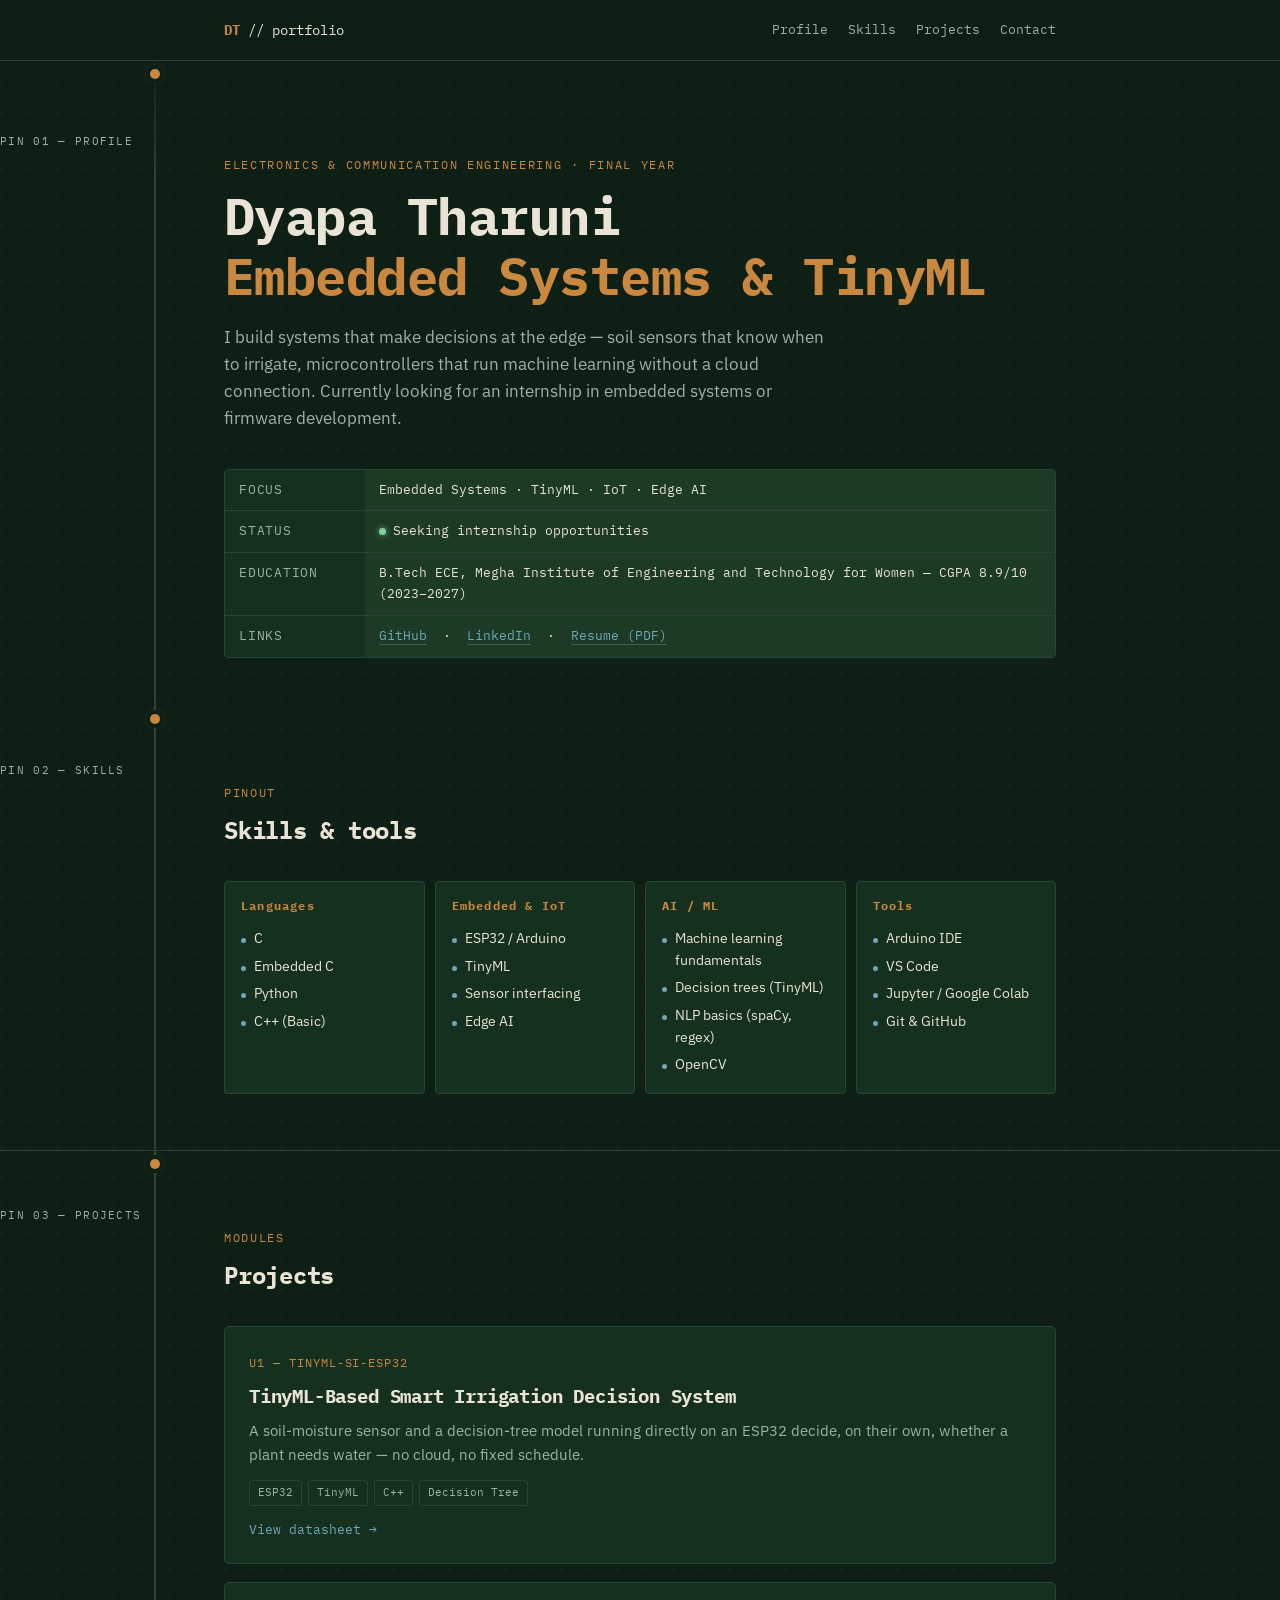
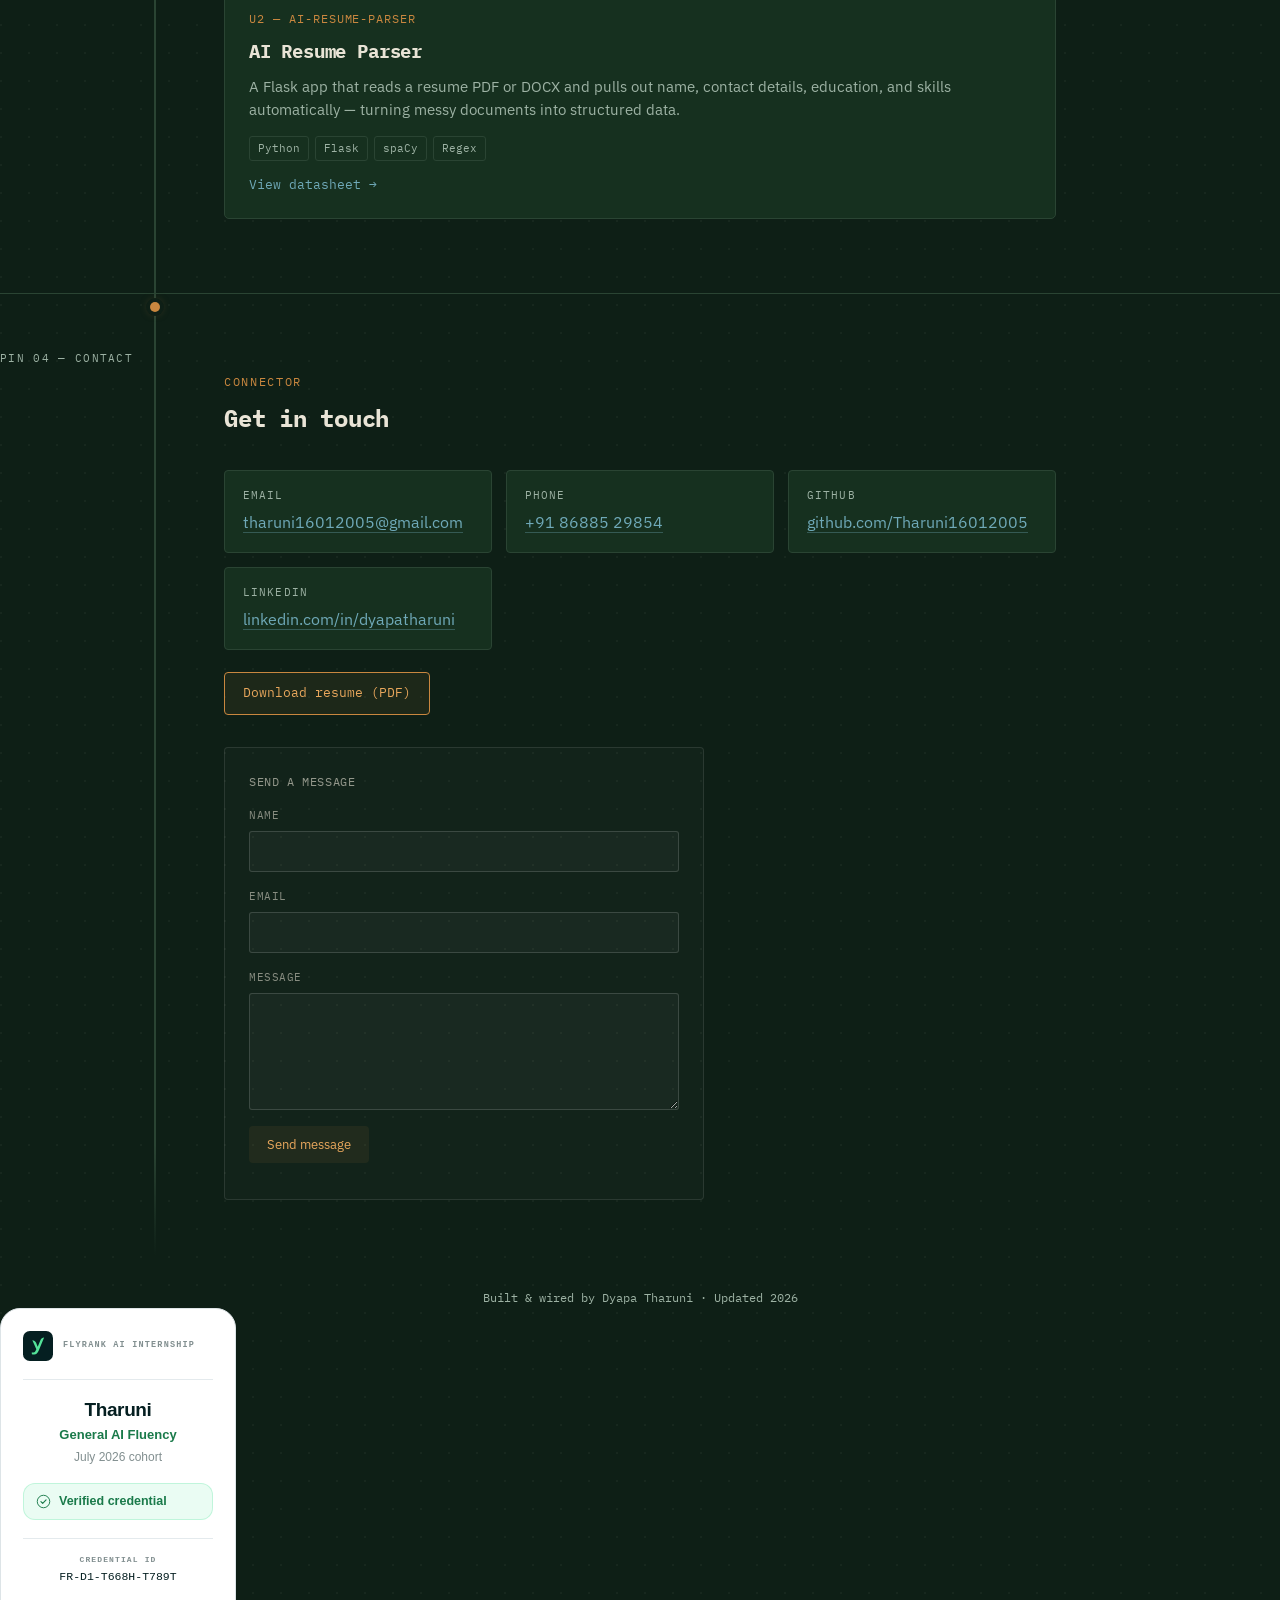
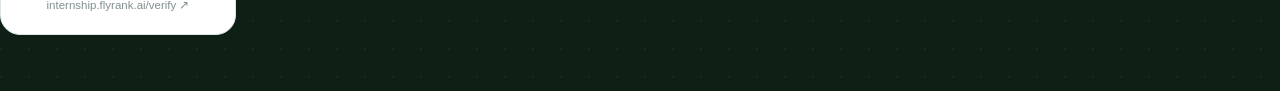
<file: index.html>
<!DOCTYPE html>
<html lang="en">
<head>
<meta property="og:title" content="Dyapa Tharuni — Embedded Systems & TinyML"> 
<meta property="og:description" content="Portfolio of Dyapa Tharuni, ECE student building embedded systems, TinyML, and IoT projects."> 
<meta property="og:image" content="https://tharuni16012005.github.io/og-image.png"> 
<meta property="og:url" content="https://tharuni16012005.github.io/">
<meta charset="UTF-8">
<meta name="viewport" content="width=device-width, initial-scale=1.0">
<title>Dyapa Tharuni — Embedded Systems & TinyML</title>
<meta name="description" content="Portfolio of Dyapa Tharuni, ECE student building embedded systems, TinyML, and IoT projects.">
<link rel="preconnect" href="https://fonts.googleapis.com">
<link rel="preconnect" href="https://fonts.gstatic.com" crossorigin>
<link href="https://fonts.googleapis.com/css2?family=IBM+Plex+Mono:wght@400;500;600&family=IBM+Plex+Sans:wght@400;500;600&display=swap" rel="stylesheet">
<link rel="stylesheet" href="css/style.css">
<link rel="icon" type="image/svg+xml" href="/logo.svg"> 
</head>
<body>
  <script>
  const contactForm = document.getElementById("contact-form");
  ...
});
</script>

<script type='module' src='https://static.cloudflareinsights.com/beacon.min.js' data-cf-beacon='{"token": "6189657ae3754360a5d1371adfa41eb2"}'></script>

</body>
</html>

<nav class="site-nav">
  <div class="wrap">
    <a href="#top" class="nav-mark"><strong>DT</strong> // portfolio</a>
    <div class="nav-links">
      <a href="#profile">Profile</a>
      <a href="#skills">Skills</a>
      <a href="#projects">Projects</a>
      <a href="#contact">Contact</a>
    </div>
  </div>
</nav>

<div class="board" id="top">
  <div class="trace-rail" aria-hidden="true"></div>

  <header class="hero pin" id="profile" data-pin="PIN 01 — PROFILE">
    <div class="wrap">
      <span class="pin-marker" aria-hidden="true"></span>
      <span class="eyebrow">Electronics &amp; Communication Engineering · Final Year</span>
      <h1>Dyapa Tharuni<br><span class="role">Embedded Systems &amp; TinyML</span></h1>
      <p class="lede">
        I build systems that make decisions at the edge — soil sensors that
        know when to irrigate, microcontrollers that run machine learning
        without a cloud connection. Currently looking for an internship in
        embedded systems or firmware development.
      </p>

      <div class="spec-table">
        <div class="spec-row">
          <div class="k">FOCUS</div>
          <div class="v">Embedded Systems · TinyML · IoT · Edge AI</div>
        </div>
        <div class="spec-row">
          <div class="k">STATUS</div>
          <div class="v"><span class="status-dot" aria-hidden="true"></span>Seeking internship opportunities</div>
        </div>
        <div class="spec-row">
          <div class="k">EDUCATION</div>
          <div class="v">B.Tech ECE, Megha Institute of Engineering and Technology for Women — CGPA 8.9/10 (2023–2027)</div>
        </div>
        <div class="spec-row">
          <div class="k">LINKS</div>
          <div class="v">
            <a href="https://github.com/Tharuni16012005" target="_blank" rel="noopener">GitHub</a>
            &nbsp;·&nbsp;
            <a href="https://www.linkedin.com/in/dyapatharuni/" target="_blank" rel="noopener">LinkedIn</a>
            &nbsp;·&nbsp;
            <a href="assets/resume/Dyapa_Tharuni_Resume.pdf" target="_blank" rel="noopener">Resume (PDF)</a>
          </div>
        </div>
      </div>
    </div>
  </header>

  <section class="pin" id="skills" data-pin="PIN 02 — SKILLS">
    <div class="wrap">
      <span class="pin-marker" aria-hidden="true"></span>
      <div class="section-head">
        <span class="eyebrow">Pinout</span>
        <h2>Skills &amp; tools</h2>
      </div>
      <div class="pinout">
        <div class="pinout-group">
          <h3>Languages</h3>
          <ul>
            <li>C</li>
            <li>Embedded C</li>
            <li>Python</li>
            <li>C++ (Basic)</li>
          </ul>
        </div>
        <div class="pinout-group">
          <h3>Embedded &amp; IoT</h3>
          <ul>
            <li>ESP32 / Arduino</li>
            <li>TinyML</li>
            <li>Sensor interfacing</li>
            <li>Edge AI</li>
          </ul>
        </div>
        <div class="pinout-group">
          <h3>AI / ML</h3>
          <ul>
            <li>Machine learning fundamentals</li>
            <li>Decision trees (TinyML)</li>
            <li>NLP basics (spaCy, regex)</li>
            <li>OpenCV</li>
          </ul>
        </div>
        <div class="pinout-group">
          <h3>Tools</h3>
          <ul>
            <li>Arduino IDE</li>
            <li>VS Code</li>
            <li>Jupyter / Google Colab</li>
            <li>Git &amp; GitHub</li>
          </ul>
        </div>
      </div>
    </div>
  </section>

  <section class="pin" id="projects" data-pin="PIN 03 — PROJECTS">
    <div class="wrap">
      <span class="pin-marker" aria-hidden="true"></span>
      <div class="section-head">
        <span class="eyebrow">Modules</span>
        <h2>Projects</h2>
      </div>

      <a class="project-card" href="projects/tinyml-irrigation.html">
        <span class="chip-label">U1 — TINYML-SI-ESP32</span>
        <h3>TinyML-Based Smart Irrigation Decision System</h3>
        <p>
          A soil-moisture sensor and a decision-tree model running directly
          on an ESP32 decide, on their own, whether a plant needs water —
          no cloud, no fixed schedule.
        </p>
        <div class="tag-row">
          <span class="tag">ESP32</span>
          <span class="tag">TinyML</span>
          <span class="tag">C++</span>
          <span class="tag">Decision Tree</span>
        </div>
        <div class="view-more">View datasheet →</div>
      </a>

      <a class="project-card" href="projects/resume-parser.html">
        <span class="chip-label">U2 — AI-RESUME-PARSER</span>
        <h3>AI Resume Parser</h3>
        <p>
          A Flask app that reads a resume PDF or DOCX and pulls out name,
          contact details, education, and skills automatically — turning
          messy documents into structured data.
        </p>
        <div class="tag-row">
          <span class="tag">Python</span>
          <span class="tag">Flask</span>
          <span class="tag">spaCy</span>
          <span class="tag">Regex</span>
        </div>
        <div class="view-more">View datasheet →</div>
      </a>
    </div>
  </section>

  <section class="pin" id="contact" data-pin="PIN 04 — CONTACT">
    <div class="wrap">
      <span class="pin-marker" aria-hidden="true"></span>
      <div class="section-head">
        <span class="eyebrow">Connector</span>
        <h2>Get in touch</h2>
      </div>
      <div class="contact-grid">
        <div class="contact-item">
          <span class="k">EMAIL</span>
          <a href="mailto:tharuni16012005@gmail.com">tharuni16012005@gmail.com</a>
        </div>
        <div class="contact-item">
          <span class="k">PHONE</span>
          <a href="tel:+918688529854">+91 86885 29854</a>
        </div>
        <div class="contact-item">
          <span class="k">GITHUB</span>
          <a href="https://github.com/Tharuni16012005" target="_blank" rel="noopener">github.com/Tharuni16012005</a>
        </div>
        <div class="contact-item">
          <span class="k">LINKEDIN</span>
          <a href="https://www.linkedin.com/in/dyapatharuni/" target="_blank" rel="noopener">linkedin.com/in/dyapatharuni</a>
        </div>
      </div>

      <p style="margin-top:22px;">
        <a class="btn" href="assets/resume/Dyapa_Tharuni_Resume.pdf" target="_blank" rel="noopener">Download resume (PDF)</a>
      </p>

      <!-- Working contact form -->
      <div class="contact-form-block">
        <span class="k">SEND A MESSAGE</span>
        <form id="contact-form" action="https://formspree.io/f/moeayyqz" method="POST">
          <div class="form-field">
            <label for="name">NAME</label>
            <input type="text" id="name" name="name" required>
          </div>
          <div class="form-field">
            <label for="email">EMAIL</label>
            <input type="email" id="email" name="email" required>
          </div>
          <div class="form-field">
            <label for="message">MESSAGE</label>
            <textarea id="message" name="message" rows="5" required></textarea>
          </div>
          <button type="submit" class="btn">Send message</button>
          <p id="form-status"></p>
        </form>
      </div>
    </div>
  </section>
</div>

<footer class="site-footer">
  Built &amp; wired by Dyapa Tharuni · Updated 2026
  <a href="https://internship.flyrank.ai/verify?id=FR-D1-T668H-T789T&amp;first_name=Tharuni" target="_blank" rel="noopener noreferrer"
   aria-label="Verify this FlyRank AI Internship credential FR-D1-T668H-T789T"
   style="box-sizing:border-box;margin:0;padding:0;border:0;background:none;text-decoration:none;font-family:-apple-system,BlinkMacSystemFont,'Segoe UI',Roboto,Helvetica,Arial,sans-serif;font-style:normal;line-height:1.25;text-transform:none;float:none;-webkit-font-smoothing:antialiased;display:flex;flex-direction:column;width:236px;padding:22px;background:#FFFFFF;border:1px solid #DDE4E7;border-radius:20px;box-shadow:0 1px 2px rgba(5,31,33,0.05)">
  <span style="margin:0;padding:0;border:0;background:none;color:inherit;font-weight:400;font-style:normal;letter-spacing:normal;text-transform:none;text-decoration:none;white-space:normal;float:none;display:flex;align-items:center;gap:10px">
    <svg width="30" height="30" viewBox="0 0 96 96" fill="none" xmlns="http://www.w3.org/2000/svg" aria-hidden="true" focusable="false" style="display:block;flex:none;opacity:1;transform:none;max-width:none"><rect width="96" height="96" rx="22" fill="#051F21" /><path d="M28.2354 74.2202V67.9039C29.6419 68.4369 31.3724 68.7055 33.4311 68.7055C35.3235 68.7055 36.8153 68.2396 37.8979 67.3079C38.9805 66.3762 39.9566 64.8695 40.8218 62.792L42.6887 58.3139L29.8976 29.2879C35.0038 29.2879 39.6028 32.3307 41.5294 36.9893L47.0746 50.3985L56.0126 28.6038C57.9221 23.9452 62.5168 20.894 67.6187 20.894L50.0795 63.5936C48.4556 67.5933 46.5205 70.5102 44.2743 72.3484C42.0281 74.1867 39.1169 75.1058 35.5451 75.1058C32.6212 75.1058 30.1875 74.812 28.2354 74.2244V74.2202Z" fill="#54E399" /></svg>
    <span style="margin:0;padding:0;border:0;background:none;color:inherit;font-weight:400;font-style:normal;letter-spacing:normal;text-transform:none;text-decoration:none;white-space:normal;float:none;font-family:ui-monospace,SFMono-Regular,Menlo,Consolas,monospace;font-size:8.5px;font-weight:700;letter-spacing:0.14em;text-transform:uppercase;color:rgba(5,31,33,0.5);line-height:1.4">FlyRank AI Internship</span>
  </span>
  <span style="margin:0;padding:0;border:0;background:none;color:inherit;font-weight:400;font-style:normal;letter-spacing:normal;text-transform:none;text-decoration:none;white-space:normal;float:none;display:block;height:1px;background:#E4EAED;margin:18px 0"></span>
  <span style="margin:0;padding:0;border:0;background:none;color:inherit;font-weight:400;font-style:normal;letter-spacing:normal;text-transform:none;text-decoration:none;white-space:normal;float:none;display:flex;flex-direction:column;gap:6px">
    <span style="margin:0;padding:0;border:0;background:none;color:inherit;font-weight:400;font-style:normal;letter-spacing:normal;text-transform:none;text-decoration:none;white-space:normal;float:none;font-size:19px;font-weight:600;color:#051F21;letter-spacing:-0.02em;line-height:1.25">Tharuni</span>
    <span style="margin:0;padding:0;border:0;background:none;color:inherit;font-weight:400;font-style:normal;letter-spacing:normal;text-transform:none;text-decoration:none;white-space:normal;float:none;font-size:13px;font-weight:600;color:#1A7A4A">General AI Fluency</span>
    <span style="margin:0;padding:0;border:0;background:none;color:inherit;font-weight:400;font-style:normal;letter-spacing:normal;text-transform:none;text-decoration:none;white-space:normal;float:none;font-size:12px;color:rgba(5,31,33,0.5)">July 2026 cohort</span>
  </span>
  <span style="margin:0;padding:0;border:0;background:none;color:inherit;font-weight:400;font-style:normal;letter-spacing:normal;text-transform:none;text-decoration:none;white-space:normal;float:none;display:flex;align-items:center;gap:8px;margin-top:18px;padding:10px 12px;background:rgba(84,227,153,0.12);border:1px solid rgba(84,227,153,0.28);border-radius:12px">
    <svg width="15" height="15" viewBox="0 0 24 24" fill="none" xmlns="http://www.w3.org/2000/svg" aria-hidden="true" focusable="false" style="display:block;flex:none;opacity:1;transform:none;max-width:none"><circle cx="12" cy="12" r="10" stroke="#1A7A4A" stroke-width="1.5" /><path d="M7.9 12.3l2.8 2.8 5.4-5.8" stroke="#1A7A4A" stroke-width="1.8" stroke-linecap="round" stroke-linejoin="round" /></svg>
    <span style="margin:0;padding:0;border:0;background:none;color:inherit;font-weight:400;font-style:normal;letter-spacing:normal;text-transform:none;text-decoration:none;white-space:normal;float:none;font-size:12.5px;font-weight:600;color:#1A7A4A">Verified credential</span>
  </span>
  <span style="margin:0;padding:0;border:0;background:none;color:inherit;font-weight:400;font-style:normal;letter-spacing:normal;text-transform:none;text-decoration:none;white-space:normal;float:none;display:flex;flex-direction:column;gap:5px;margin-top:18px;padding-top:16px;border-top:1px solid #E4EAED">
    <span style="margin:0;padding:0;border:0;background:none;color:inherit;font-weight:400;font-style:normal;letter-spacing:normal;text-transform:none;text-decoration:none;white-space:normal;float:none;font-family:ui-monospace,SFMono-Regular,Menlo,Consolas,monospace;font-size:8px;font-weight:700;letter-spacing:0.14em;text-transform:uppercase;color:rgba(5,31,33,0.5)">Credential ID</span>
    <span style="margin:0;padding:0;border:0;background:none;color:inherit;font-weight:400;font-style:normal;letter-spacing:normal;text-transform:none;text-decoration:none;white-space:normal;float:none;font-family:ui-monospace,SFMono-Regular,Menlo,Consolas,monospace;font-size:11.5px;color:#051F21">FR-D1-T668H-T789T</span>
    <span style="margin:0;padding:0;border:0;background:none;color:inherit;font-weight:400;font-style:normal;letter-spacing:normal;text-transform:none;text-decoration:none;white-space:normal;float:none;font-size:11.5px;color:rgba(5,31,33,0.5);margin-top:8px">internship.flyrank.ai/verify ↗</span>
  </span>
</a>
</footer>

<script>
  const contactForm = document.getElementById("contact-form");
  const formStatus = document.getElementById("form-status");

  contactForm.addEventListener("submit", async function (e) {
    e.preventDefault();
    const data = new FormData(contactForm);
    formStatus.textContent = "Sending...";
    formStatus.className = "";

    try {
      const response = await fetch(contactForm.action, {
        method: "POST",
        body: data,
        headers: { Accept: "application/json" }
      });
      if (response.ok) {
        formStatus.textContent = "Message sent — thanks, I'll get back to you soon.";
        formStatus.className = "status-ok";
        contactForm.reset();
      } else {
        formStatus.textContent = "Something went wrong. Please try again or email me directly.";
        formStatus.className = "status-err";
      }
    } catch (error) {
      formStatus.textContent = "Network error. Please try again.";
      formStatus.className = "status-err";
    }
  });
</script>

</body>
</html>
</file>
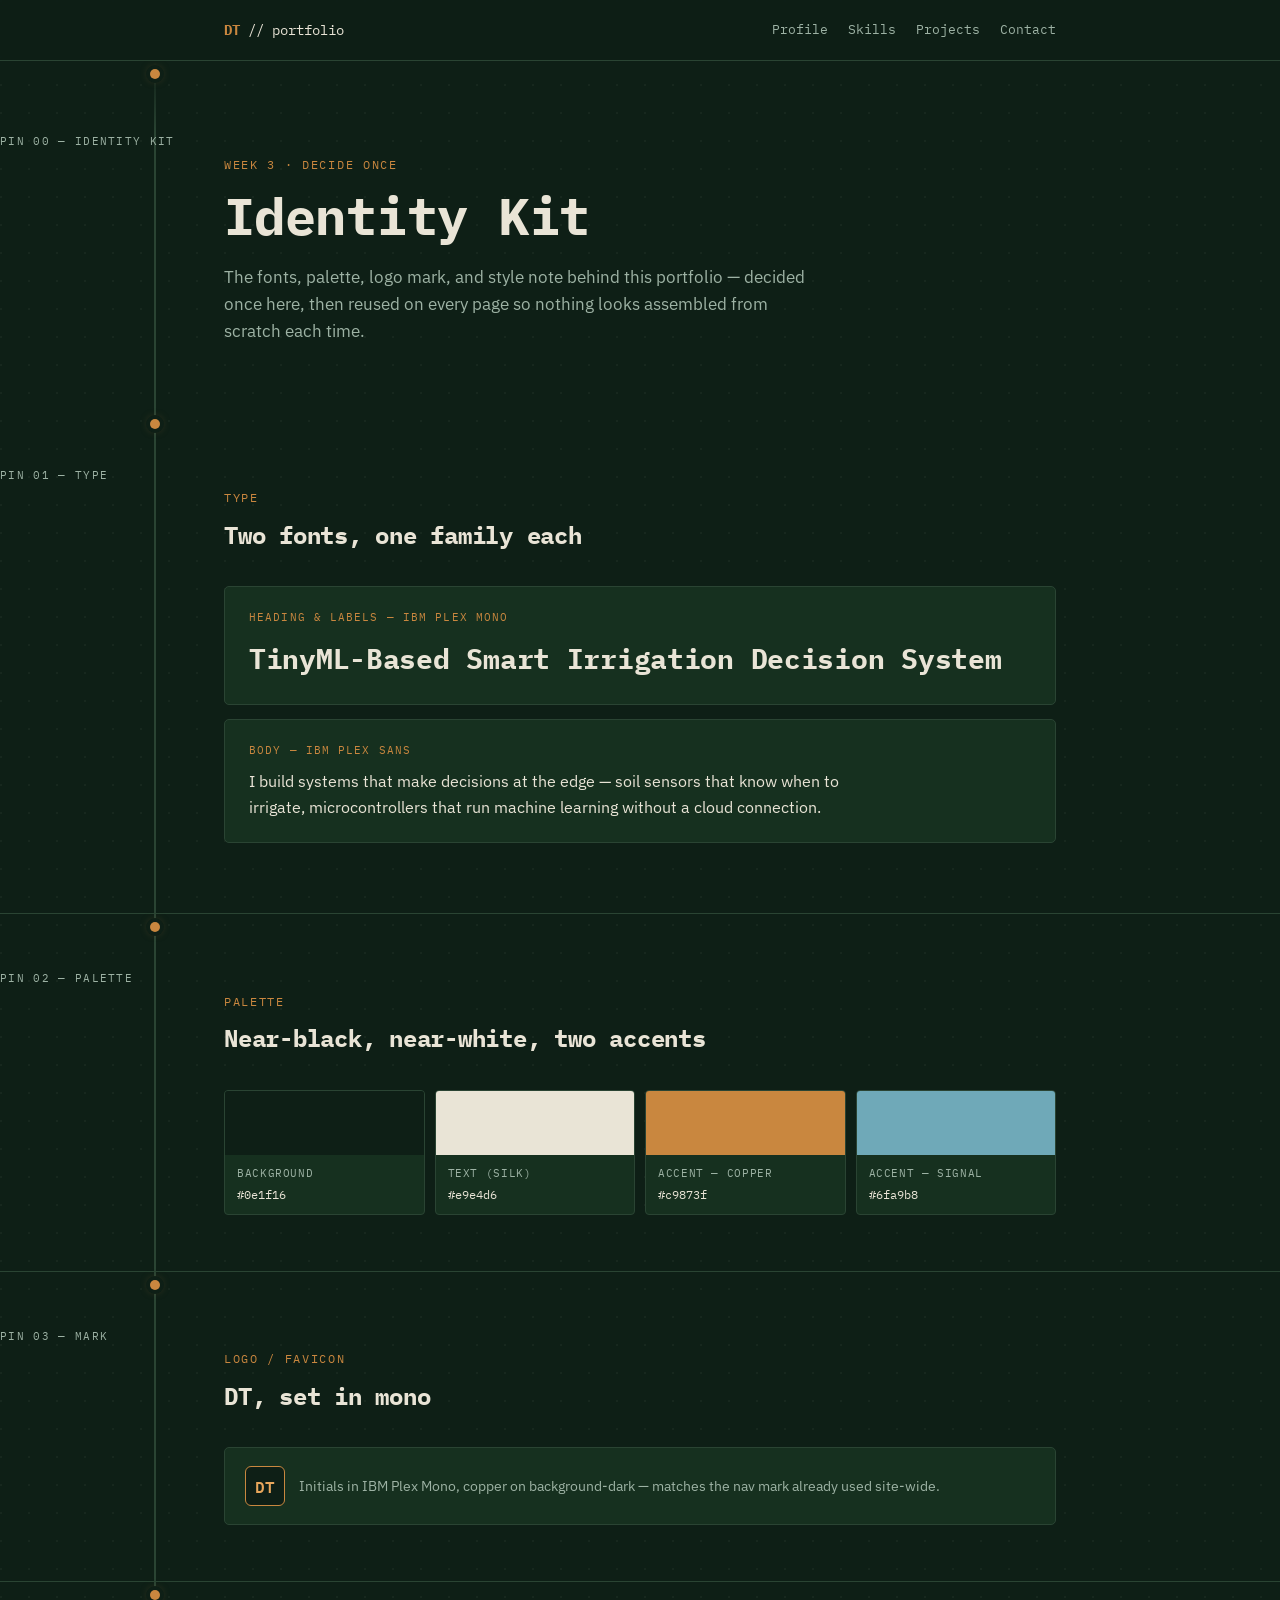
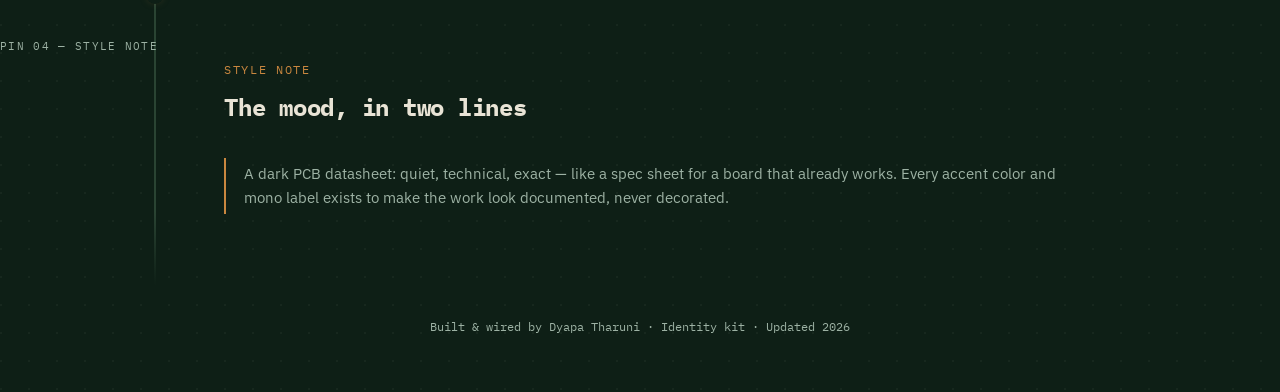
<file: identity-kit.html>
<!DOCTYPE html>
<html lang="en">
<head>
<meta charset="UTF-8">
<meta name="viewport" content="width=device-width, initial-scale=1.0">
<title>Identity Kit — Dyapa Tharuni</title>
<meta name="description" content="Visual identity kit for Dyapa Tharuni's portfolio: fonts, palette, logo, and style note.">
<link rel="preconnect" href="https://fonts.googleapis.com">
<link rel="preconnect" href="https://fonts.gstatic.com" crossorigin>
<link href="https://fonts.googleapis.com/css2?family=IBM+Plex+Mono:wght@400;500;600&family=IBM+Plex+Sans:wght@400;500;600&display=swap" rel="stylesheet">
<link rel="stylesheet" href="css/style.css">
<style>
  .swatch-row { display:grid; grid-template-columns:repeat(auto-fill,minmax(160px,1fr)); gap:10px; }
  .swatch { border:1px solid var(--hairline); border-radius:4px; overflow:hidden; background:var(--pcb-panel); }
  .swatch-color { height:64px; }
  .swatch-meta { padding:10px 12px; font-family:var(--mono); font-size:12px; }
  .swatch-meta .name { color:var(--silk-dim); letter-spacing:.06em; text-transform:uppercase; font-size:10.5px; }
  .swatch-meta .hex { color:var(--silk); margin-top:3px; }
  .type-sample { border:1px solid var(--hairline); border-radius:5px; padding:22px 24px; background:var(--pcb-panel); margin-bottom:14px; }
  .type-sample .label { font-family:var(--mono); font-size:11px; letter-spacing:.1em; color:var(--copper); text-transform:uppercase; margin-bottom:10px; }
  .favicon-preview { display:flex; align-items:center; gap:14px; border:1px solid var(--hairline); border-radius:5px; padding:18px 20px; background:var(--pcb-panel); }
  .favicon-mark { width:40px; height:40px; border-radius:6px; background:var(--pcb-dark); border:1px solid var(--copper); display:flex; align-items:center; justify-content:center; font-family:var(--mono); font-weight:600; color:var(--copper-bright); }
  .style-note { border-left:2px solid var(--copper); padding:4px 0 4px 18px; color:var(--silk-dim); font-size:15px; }
</style>
</head>
<body>

<nav class="site-nav">
  <div class="wrap">
    <a href="index.html#top" class="nav-mark"><strong>DT</strong> // portfolio</a>
    <div class="nav-links">
      <a href="index.html#profile">Profile</a>
      <a href="index.html#skills">Skills</a>
      <a href="index.html#projects">Projects</a>
      <a href="index.html#contact">Contact</a>
    </div>
  </div>
</nav>

<div class="board" id="top">
  <div class="trace-rail" aria-hidden="true"></div>

  <header class="hero pin" data-pin="PIN 00 — IDENTITY KIT">
    <div class="wrap">
      <span class="pin-marker" aria-hidden="true"></span>
      <span class="eyebrow">Week 3 · Decide Once</span>
      <h1>Identity Kit</h1>
      <p class="lede">
        The fonts, palette, logo mark, and style note behind this portfolio —
        decided once here, then reused on every page so nothing looks
        assembled from scratch each time.
      </p>
    </div>
  </header>

  <section class="pin" data-pin="PIN 01 — TYPE">
    <div class="wrap">
      <span class="pin-marker" aria-hidden="true"></span>
      <div class="section-head">
        <span class="eyebrow">Type</span>
        <h2>Two fonts, one family each</h2>
      </div>

      <div class="type-sample">
        <div class="label">Heading &amp; labels — IBM Plex Mono</div>
        <h2 style="font-size:28px;">TinyML-Based Smart Irrigation Decision System</h2>
      </div>
      <div class="type-sample">
        <div class="label">Body — IBM Plex Sans</div>
        <p style="margin:0; max-width:60ch;">
          I build systems that make decisions at the edge — soil sensors that
          know when to irrigate, microcontrollers that run machine learning
          without a cloud connection.
        </p>
      </div>
    </div>
  </section>

  <section class="pin" data-pin="PIN 02 — PALETTE">
    <div class="wrap">
      <span class="pin-marker" aria-hidden="true"></span>
      <div class="section-head">
        <span class="eyebrow">Palette</span>
        <h2>Near-black, near-white, two accents</h2>
      </div>
      <div class="swatch-row">
        <div class="swatch">
          <div class="swatch-color" style="background:#0e1f16;"></div>
          <div class="swatch-meta"><div class="name">Background</div><div class="hex">#0e1f16</div></div>
        </div>
        <div class="swatch">
          <div class="swatch-color" style="background:#e9e4d6;"></div>
          <div class="swatch-meta"><div class="name">Text (silk)</div><div class="hex">#e9e4d6</div></div>
        </div>
        <div class="swatch">
          <div class="swatch-color" style="background:#c9873f;"></div>
          <div class="swatch-meta"><div class="name">Accent — copper</div><div class="hex">#c9873f</div></div>
        </div>
        <div class="swatch">
          <div class="swatch-color" style="background:#6fa9b8;"></div>
          <div class="swatch-meta"><div class="name">Accent — signal</div><div class="hex">#6fa9b8</div></div>
        </div>
      </div>
    </div>
  </section>

  <section class="pin" data-pin="PIN 03 — MARK">
    <div class="wrap">
      <span class="pin-marker" aria-hidden="true"></span>
      <div class="section-head">
        <span class="eyebrow">Logo / favicon</span>
        <h2>DT, set in mono</h2>
      </div>
      <div class="favicon-preview">
        <div class="favicon-mark">DT</div>
        <p style="margin:0; color:var(--silk-dim); font-size:14px;">
          Initials in IBM Plex Mono, copper on background-dark — matches the
          nav mark already used site-wide.
        </p>
      </div>
    </div>
  </section>

  <section class="pin" data-pin="PIN 04 — STYLE NOTE">
    <div class="wrap">
      <span class="pin-marker" aria-hidden="true"></span>
      <div class="section-head">
        <span class="eyebrow">Style note</span>
        <h2>The mood, in two lines</h2>
      </div>
      <p class="style-note">
        A dark PCB datasheet: quiet, technical, exact — like a spec sheet for
        a board that already works. Every accent color and mono label exists
        to make the work look documented, never decorated.
      </p>
    </div>
  </section>
</div>

<footer class="site-footer">
  Built &amp; wired by Dyapa Tharuni · Identity kit · Updated 2026
</footer>

</body>
</html>
</file>
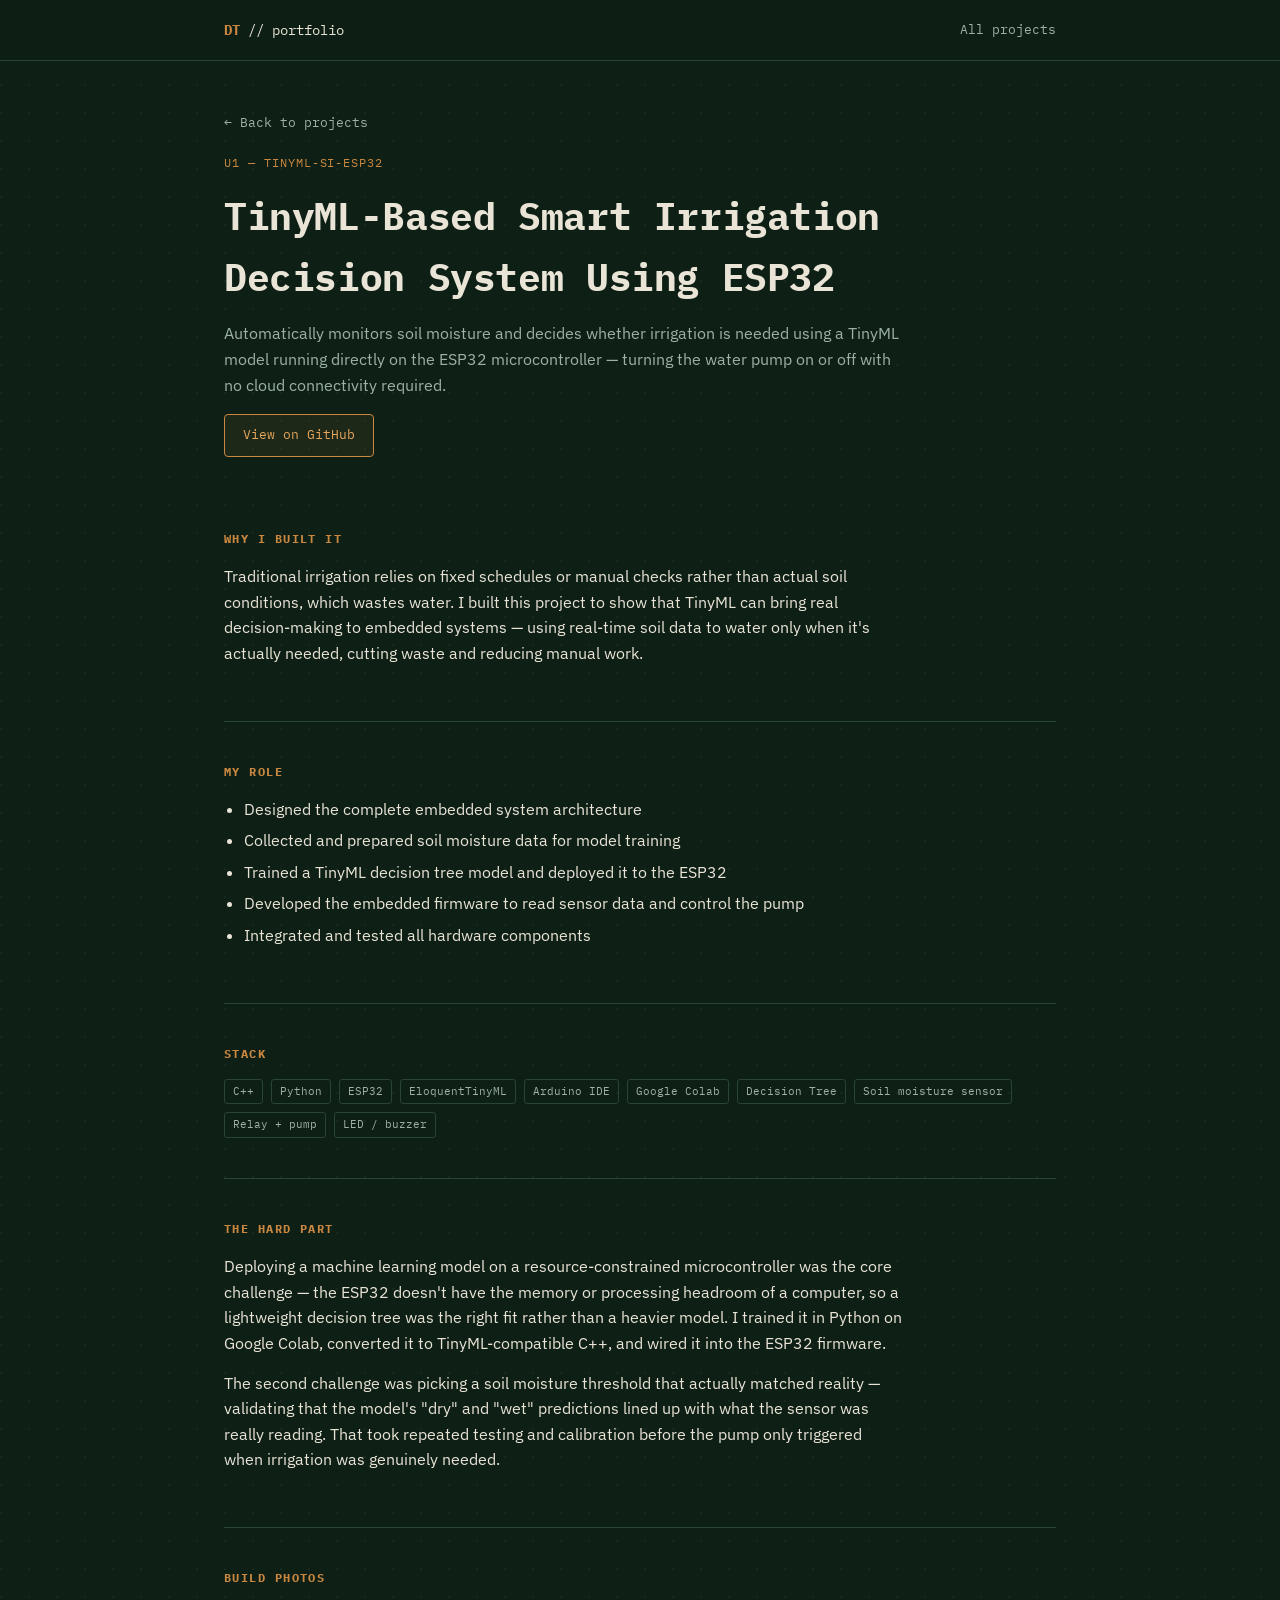
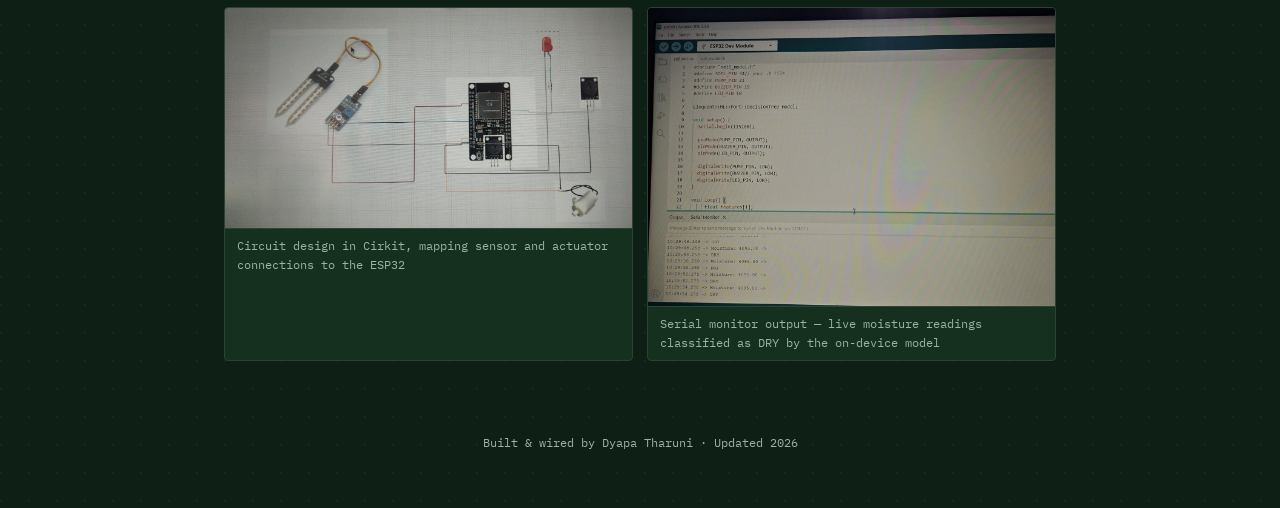
<file: projects/tinyml-irrigation.html>
<!DOCTYPE html>
<html lang="en">
<head>
<meta charset="UTF-8">
<meta name="viewport" content="width=device-width, initial-scale=1.0">
<title>TinyML Smart Irrigation System — Dyapa Tharuni</title>
<link rel="preconnect" href="https://fonts.googleapis.com">
<link rel="preconnect" href="https://fonts.gstatic.com" crossorigin>
<link href="https://fonts.googleapis.com/css2?family=IBM+Plex+Mono:wght@400;500;600&family=IBM+Plex+Sans:wght@400;500;600&display=swap" rel="stylesheet">
<link rel="stylesheet" href="../css/style.css">
</head>
<body>

<nav class="site-nav">
  <div class="wrap">
    <a href="../index.html" class="nav-mark"><strong>DT</strong> // portfolio</a>
    <div class="nav-links">
      <a href="../index.html#projects">All projects</a>
    </div>
  </div>
</nav>

<div class="wrap">
  <header class="detail-header">
    <a class="back-link" href="../index.html#projects">← Back to projects</a>
    <span class="chip-label" style="display:block;margin-top:18px;">U1 — TINYML-SI-ESP32</span>
    <h1>TinyML-Based Smart Irrigation Decision System Using ESP32</h1>
    <p class="summary">
      Automatically monitors soil moisture and decides whether irrigation is
      needed using a TinyML model running directly on the ESP32 microcontroller —
      turning the water pump on or off with no cloud connectivity required.
    </p>
    <div class="link-row">
      <a class="btn" href="https://github.com/Tharuni16012005/TinyML-Smart-Irrigation-System-ESP32" target="_blank" rel="noopener">View on GitHub</a>
    </div>
  </header>

  <section class="detail-block">
    <h2>Why I built it</h2>
    <p>
      Traditional irrigation relies on fixed schedules or manual checks rather
      than actual soil conditions, which wastes water. I built this project to
      show that TinyML can bring real decision-making to embedded systems —
      using real-time soil data to water only when it's actually needed,
      cutting waste and reducing manual work.
    </p>
  </section>

  <section class="detail-block">
    <h2>My role</h2>
    <ul>
      <li>Designed the complete embedded system architecture</li>
      <li>Collected and prepared soil moisture data for model training</li>
      <li>Trained a TinyML decision tree model and deployed it to the ESP32</li>
      <li>Developed the embedded firmware to read sensor data and control the pump</li>
      <li>Integrated and tested all hardware components</li>
    </ul>
  </section>

  <section class="detail-block">
    <h2>Stack</h2>
    <div class="stack-list">
      <span class="tag">C++</span>
      <span class="tag">Python</span>
      <span class="tag">ESP32</span>
      <span class="tag">EloquentTinyML</span>
      <span class="tag">Arduino IDE</span>
      <span class="tag">Google Colab</span>
      <span class="tag">Decision Tree</span>
      <span class="tag">Soil moisture sensor</span>
      <span class="tag">Relay + pump</span>
      <span class="tag">LED / buzzer</span>
    </div>
  </section>

  <section class="detail-block">
    <h2>The hard part</h2>
    <p>
      Deploying a machine learning model on a resource-constrained
      microcontroller was the core challenge — the ESP32 doesn't have the
      memory or processing headroom of a computer, so a lightweight decision
      tree was the right fit rather than a heavier model. I trained it in
      Python on Google Colab, converted it to TinyML-compatible C++, and
      wired it into the ESP32 firmware.
    </p>
    <p>
      The second challenge was picking a soil moisture threshold that actually
      matched reality — validating that the model's "dry" and "wet"
      predictions lined up with what the sensor was really reading. That took
      repeated testing and calibration before the pump only triggered when
      irrigation was genuinely needed.
    </p>
  </section>

  <section class="detail-block">
    <h2>Build photos</h2>
    <div class="gallery">
      <figure>
        <img src="../assets/img/irrigation/circuit.png" alt="Circuit diagram in Cirkit showing the ESP32 connected to a soil moisture sensor, LED, buzzer, and pump">
        <figcaption>Circuit design in Cirkit, mapping sensor and actuator connections to the ESP32</figcaption>
      </figure>
      <figure>
        <img src="../assets/img/irrigation/serial-output.jpg" alt="Arduino IDE serial monitor showing live moisture readings and DRY classification output from the TinyML decision tree model">
        <figcaption>Serial monitor output — live moisture readings classified as DRY by the on-device model</figcaption>
      </figure>
    </div>
  </section>
</div>

<footer class="site-footer">
  Built &amp; wired by Dyapa Tharuni · Updated 2026
</footer>

</body>
</html>
</file>
<file: css/style.css>
/* ============================================
   TOKENS
   ============================================ */
:root {
  --pcb-dark:      #0e1f16;   /* page background — deep PCB green-black */
  --pcb-panel:     #16301f;   /* card / panel background */
  --pcb-panel-2:   #1c3a26;   /* slightly raised panel */
  --silk:          #e9e4d6;   /* silkscreen off-white — primary text */
  --silk-dim:      #9db2a4;   /* muted labels / secondary text */
  --copper:        #c9873f;   /* primary accent */
  --copper-bright: #e8a75c;   /* hover / bright accent */
  --signal:        #6fa9b8;   /* secondary accent — trace / link */
  --hairline:      #2a4433;   /* borders */
  --mono: 'IBM Plex Mono', 'SFMono-Regular', Menlo, Consolas, monospace;
  --sans: 'IBM Plex Sans', -apple-system, BlinkMacSystemFont, 'Segoe UI', sans-serif;
  --max: 880px;
}

* { box-sizing: border-box; }

html {
  scroll-behavior: smooth;
}

@media (prefers-reduced-motion: reduce) {
  html { scroll-behavior: auto; }
  *, *::before, *::after {
    animation-duration: 0.001ms !important;
    animation-iteration-count: 1 !important;
    transition-duration: 0.001ms !important;
  }
}

body {
  margin: 0;
  background: var(--pcb-dark);
  background-image:
    radial-gradient(circle at 1px 1px, rgba(233,228,214,0.045) 1px, transparent 0);
  background-size: 28px 28px;
  color: var(--silk);
  font-family: var(--sans);
  font-size: 16px;
  line-height: 1.6;
  -webkit-font-smoothing: antialiased;
}

a {
  color: var(--signal);
  text-decoration: none;
  border-bottom: 1px solid rgba(111,169,184,0.35);
  transition: border-color 0.15s ease, color 0.15s ease;
}
a:hover, a:focus-visible {
  color: var(--copper-bright);
  border-color: var(--copper-bright);
}
a:focus-visible {
  outline: 2px solid var(--copper-bright);
  outline-offset: 3px;
  border-radius: 2px;
}

h1, h2, h3 {
  font-family: var(--mono);
  color: var(--silk);
  margin: 0;
  letter-spacing: -0.01em;
}

.eyebrow {
  font-family: var(--mono);
  font-size: 12px;
  letter-spacing: 0.14em;
  text-transform: uppercase;
  color: var(--copper);
}

code, .mono { font-family: var(--mono); }

img { max-width: 100%; display: block; border-radius: 3px; }

/* ============================================
   LAYOUT SHELL
   ============================================ */
.wrap {
  max-width: var(--max);
  margin: 0 auto;
  padding: 0 24px;
}

/* trace rail — the signature element: a copper trace running the
   length of the page, with a solder pad marking each section (pin) */
.board {
  position: relative;
}

.trace-rail {
  position: absolute;
  left: 0;
  top: 0;
  bottom: 0;
  width: 2px;
  background: linear-gradient(to bottom, transparent, var(--hairline) 4%, var(--hairline) 96%, transparent);
  display: none;
}

@media (min-width: 900px) {
  .trace-rail { display: block; left: calc((100% - var(--max)) / 2 - 46px); }
}

.pin {
  position: relative;
}
.pin::before {
  content: attr(data-pin);
  display: block;
  font-family: var(--mono);
  font-size: 11px;
  letter-spacing: 0.12em;
  color: var(--silk-dim);
}

@media (min-width: 900px) {
  .pin-marker {
    position: absolute;
    left: calc((100% - var(--max)) / 2 - 46px);
    top: 8px;
    width: 10px;
    height: 10px;
    margin-left: -4px;
    border-radius: 50%;
    background: var(--copper);
    box-shadow: 0 0 0 4px var(--pcb-dark), 0 0 10px rgba(201,135,63,0.5);
    animation: pulse 3.2s ease-in-out infinite;
  }
}

@keyframes pulse {
  0%, 100% { box-shadow: 0 0 0 4px var(--pcb-dark), 0 0 10px rgba(201,135,63,0.35); }
  50%      { box-shadow: 0 0 0 4px var(--pcb-dark), 0 0 16px rgba(232,167,92,0.75); }
}

/* ============================================
   NAV
   ============================================ */
.site-nav {
  border-bottom: 1px solid var(--hairline);
  position: sticky;
  top: 0;
  background: rgba(14,31,22,0.92);
  backdrop-filter: blur(6px);
  z-index: 10;
}
.site-nav .wrap {
  display: flex;
  justify-content: space-between;
  align-items: center;
  height: 60px;
}
.nav-mark {
  font-family: var(--mono);
  font-size: 14px;
  color: var(--silk);
  border: none;
}
.nav-mark strong { color: var(--copper); }
.nav-links {
  display: flex;
  gap: 20px;
  font-family: var(--mono);
  font-size: 13px;
}
.nav-links a {
  color: var(--silk-dim);
  border: none;
}
.nav-links a:hover { color: var(--copper-bright); }

/* ============================================
   HERO
   ============================================ */
.hero {
  padding: 72px 0 48px;
}
.hero h1 {
  font-size: clamp(32px, 5vw, 52px);
  line-height: 1.15;
  margin-top: 10px;
}
.hero .role {
  color: var(--copper);
}
.hero p.lede {
  font-size: 17px;
  color: var(--silk-dim);
  max-width: 60ch;
  margin-top: 18px;
}

.spec-table {
  margin-top: 36px;
  border: 1px solid var(--hairline);
  border-radius: 4px;
  overflow: hidden;
  font-family: var(--mono);
  font-size: 13px;
}
.spec-row {
  display: grid;
  grid-template-columns: 140px 1fr;
  border-top: 1px solid var(--hairline);
}
.spec-row:first-child { border-top: none; }
.spec-row .k {
  padding: 10px 14px;
  color: var(--silk-dim);
  background: var(--pcb-panel);
  letter-spacing: 0.06em;
}
.spec-row .v {
  padding: 10px 14px;
  background: var(--pcb-panel-2);
}
.spec-row .v .status-dot {
  display: inline-block;
  width: 7px; height: 7px;
  border-radius: 50%;
  background: #7fd39a;
  margin-right: 7px;
  box-shadow: 0 0 6px rgba(127,211,154,0.8);
}

/* ============================================
   SECTION HEADERS
   ============================================ */
section { padding: 56px 0; }
section + section { border-top: 1px solid var(--hairline); }

.section-head {
  margin-bottom: 32px;
}
.section-head h2 {
  font-size: 24px;
  margin-top: 6px;
}

/* ============================================
   SKILLS (pinout diagram)
   ============================================ */
.pinout {
  display: grid;
  grid-template-columns: repeat(auto-fill, minmax(200px, 1fr));
  gap: 10px;
}
.pinout-group {
  border: 1px solid var(--hairline);
  border-radius: 4px;
  padding: 14px 16px;
  background: var(--pcb-panel);
}
.pinout-group h3 {
  font-size: 12px;
  letter-spacing: 0.1em;
  color: var(--copper);
  margin-bottom: 10px;
}
.pinout-group ul {
  list-style: none;
  margin: 0; padding: 0;
  font-size: 13.5px;
  color: var(--silk);
}
.pinout-group li {
  padding: 3px 0;
  display: flex;
  align-items: baseline;
  gap: 8px;
}
.pinout-group li::before {
  content: '';
  width: 5px; height: 5px;
  border-radius: 50%;
  background: var(--signal);
  flex-shrink: 0;
}

/* ============================================
   PROJECT CARDS
   ============================================ */
.project-card {
  display: block;
  border: 1px solid var(--hairline);
  border-radius: 5px;
  background: var(--pcb-panel);
  padding: 22px 24px;
  margin-bottom: 18px;
  transition: border-color 0.15s ease, transform 0.15s ease;
}
.project-card:hover, .project-card:focus-visible {
  border-color: var(--copper);
  transform: translateY(-2px);
}
.chip-label {
  font-family: var(--mono);
  font-size: 12px;
  color: var(--copper);
  letter-spacing: 0.08em;
}
.project-card h3 {
  font-size: 19px;
  margin-top: 6px;
}
.project-card p {
  color: var(--silk-dim);
  margin-top: 8px;
  font-size: 14.5px;
}
.tag-row {
  margin-top: 14px;
  display: flex;
  flex-wrap: wrap;
  gap: 6px;
}
.tag {
  font-family: var(--mono);
  font-size: 11px;
  padding: 3px 8px;
  border: 1px solid var(--hairline);
  border-radius: 3px;
  color: var(--silk-dim);
}
.view-more {
  margin-top: 14px;
  font-family: var(--mono);
  font-size: 13px;
  color: var(--signal);
}

/* ============================================
   CONTACT / FOOTER
   ============================================ */
.contact-grid {
  display: grid;
  grid-template-columns: repeat(auto-fit, minmax(220px, 1fr));
  gap: 14px;
}
.contact-item {
  border: 1px solid var(--hairline);
  border-radius: 4px;
  padding: 16px 18px;
  background: var(--pcb-panel);
}
.contact-item .k {
  font-family: var(--mono);
  font-size: 11px;
  letter-spacing: 0.1em;
  color: var(--silk-dim);
  display: block;
  margin-bottom: 6px;
}
.btn {
  display: inline-block;
  font-family: var(--mono);
  font-size: 13px;
  padding: 10px 18px;
  border: 1px solid var(--copper);
  border-radius: 4px;
  color: var(--copper-bright);
  background: rgba(201,135,63,0.08);
}
.btn:hover, .btn:focus-visible {
  background: rgba(201,135,63,0.18);
  color: var(--copper-bright);
  border-color: var(--copper-bright);
}

.site-footer {
  padding: 32px 0 56px;
  font-family: var(--mono);
  font-size: 12px;
  color: var(--silk-dim);
  text-align: center;
}

/* ============================================
   PROJECT DETAIL PAGES
   ============================================ */
.detail-header {
  padding: 48px 0 32px;
}
.back-link {
  font-family: var(--mono);
  font-size: 13px;
  color: var(--silk-dim);
  border: none;
}
.back-link:hover { color: var(--copper-bright); }
.detail-header h1 {
  font-size: clamp(26px, 4vw, 38px);
  margin-top: 14px;
}
.detail-header .summary {
  color: var(--silk-dim);
  margin-top: 14px;
  font-size: 16px;
  max-width: 68ch;
}

.detail-block { padding: 40px 0; }
.detail-block + .detail-block { border-top: 1px solid var(--hairline); }
.detail-block h2 {
  font-size: 12px;
  letter-spacing: 0.12em;
  color: var(--copper);
  text-transform: uppercase;
  margin-bottom: 16px;
}
.detail-block p { margin: 0 0 14px; max-width: 68ch; }
.detail-block ul { margin: 0 0 14px; padding-left: 20px; max-width: 68ch; }
.detail-block li { margin-bottom: 6px; }

.gallery {
  display: grid;
  grid-template-columns: repeat(auto-fit, minmax(240px, 1fr));
  gap: 14px;
  margin-top: 20px;
}
.gallery figure {
  margin: 0;
  border: 1px solid var(--hairline);
  border-radius: 4px;
  overflow: hidden;
  background: var(--pcb-panel);
}
.gallery img { border-radius: 0; }
.gallery figcaption {
  font-family: var(--mono);
  font-size: 11.5px;
  color: var(--silk-dim);
  padding: 8px 12px;
  border-top: 1px solid var(--hairline);
}

.stack-list {
  display: flex;
  flex-wrap: wrap;
  gap: 8px;
}

.link-row {
  display: flex;
  flex-wrap: wrap;
  gap: 12px;
  margin-top: 6px;
}
/* ============================================= */
/* ADD to css/style.css — styles for the new contact form */
/* Adjust the color values below if they don't exactly match */
/* your existing --bg / --accent / --card-bg variables      */
/* ============================================= */

.contact-form-block {
  margin-top: 32px;
  border: 1px solid rgba(255, 255, 255, 0.1);
  background: rgba(255, 255, 255, 0.02);
  padding: 24px;
  border-radius: 4px;
  max-width: 480px;
}

.contact-form-block > .k {
  font-family: 'IBM Plex Mono', monospace;
  font-size: 0.75rem;
  letter-spacing: 0.05em;
  opacity: 0.6;
  display: block;
  margin-bottom: 16px;
}

.form-field {
  display: flex;
  flex-direction: column;
  gap: 6px;
  margin-bottom: 16px;
}

.form-field label {
  font-family: 'IBM Plex Mono', monospace;
  font-size: 0.7rem;
  letter-spacing: 0.05em;
  opacity: 0.55;
}

.form-field input,
.form-field textarea {
  font-family: 'IBM Plex Sans', sans-serif;
  font-size: 0.9rem;
  background: rgba(255, 255, 255, 0.03);
  border: 1px solid rgba(255, 255, 255, 0.15);
  border-radius: 3px;
  padding: 10px 12px;
  color: inherit;
  resize: vertical;
}

.form-field input:focus,
.form-field textarea:focus {
  outline: none;
  border-color: currentColor;
}

.contact-form-block button.btn {
  cursor: pointer;
  border: none;
  font-family: inherit;
}

#form-status {
  margin-top: 12px;
  font-family: 'IBM Plex Mono', monospace;
  font-size: 0.8rem;
}

#form-status.status-ok {
  color: #7fd88f;
}

#form-status.status-err {
  color: #e0705a;
}
</file>
